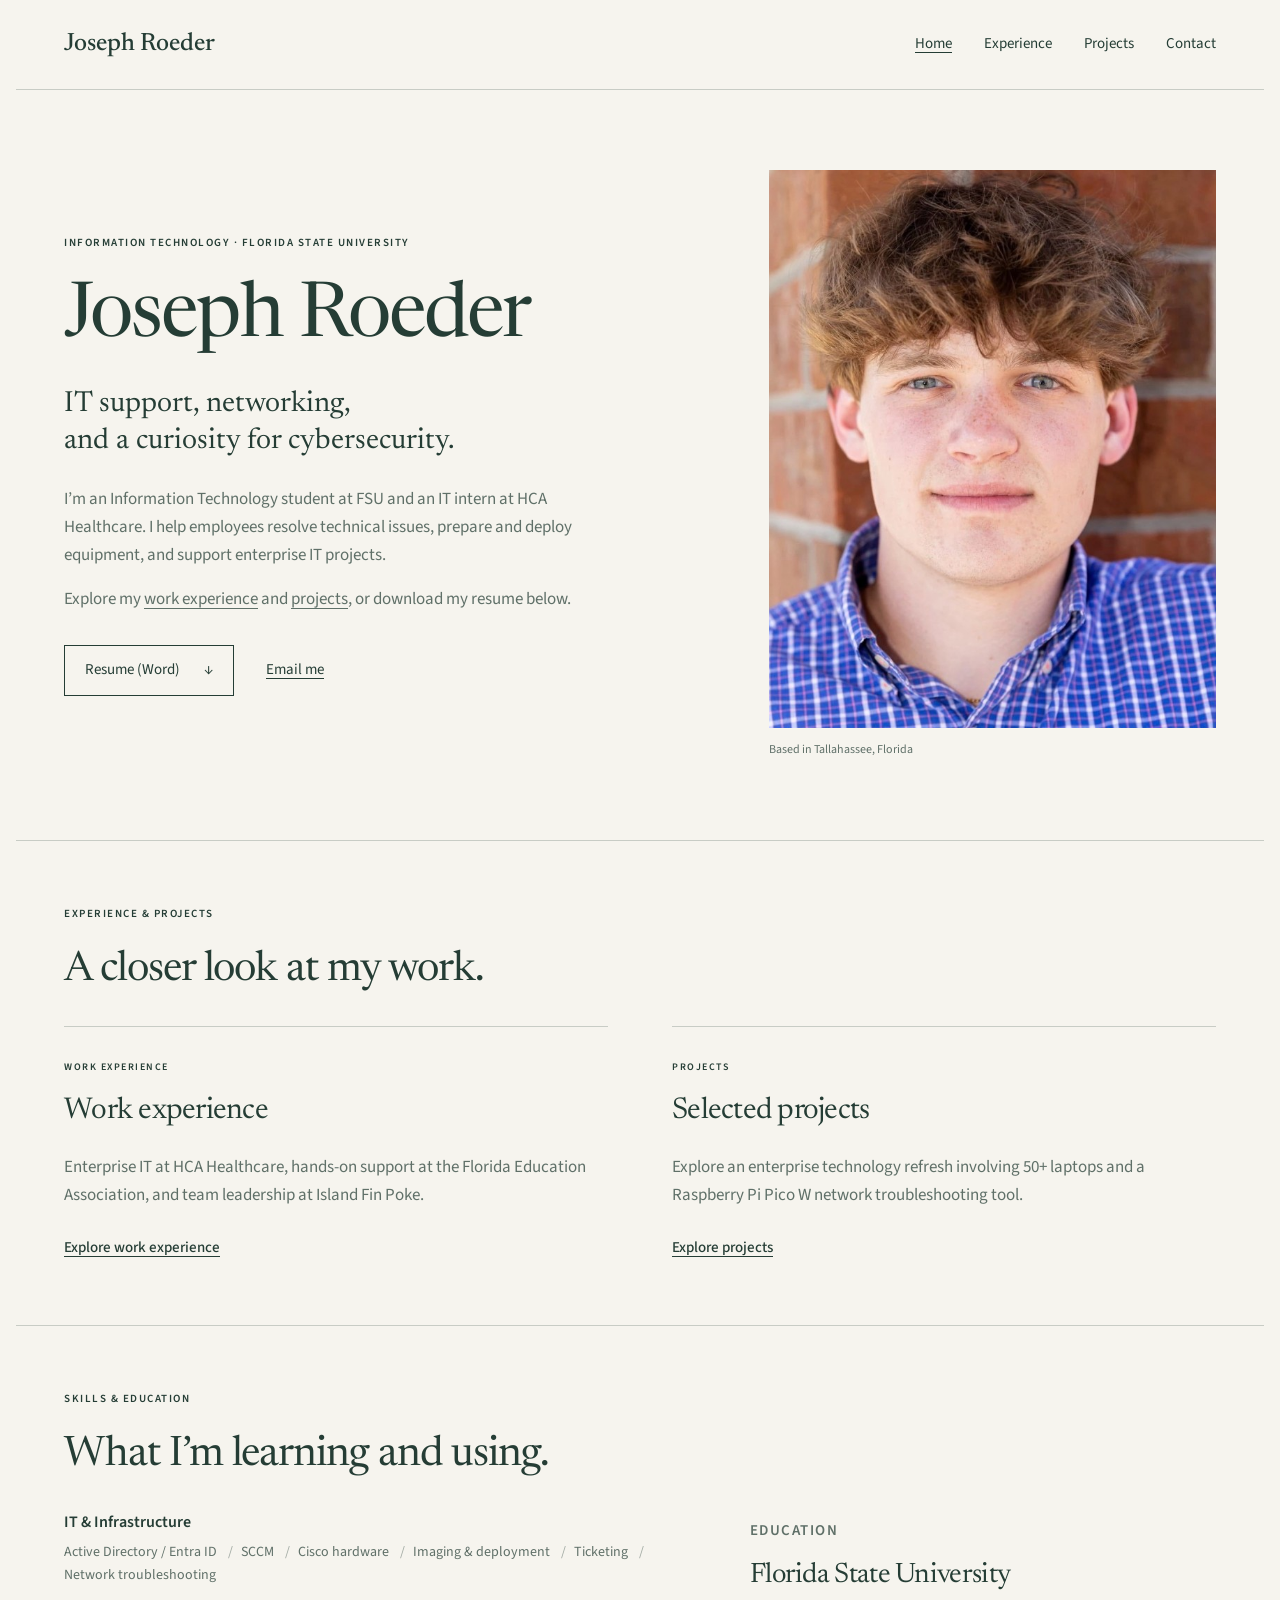
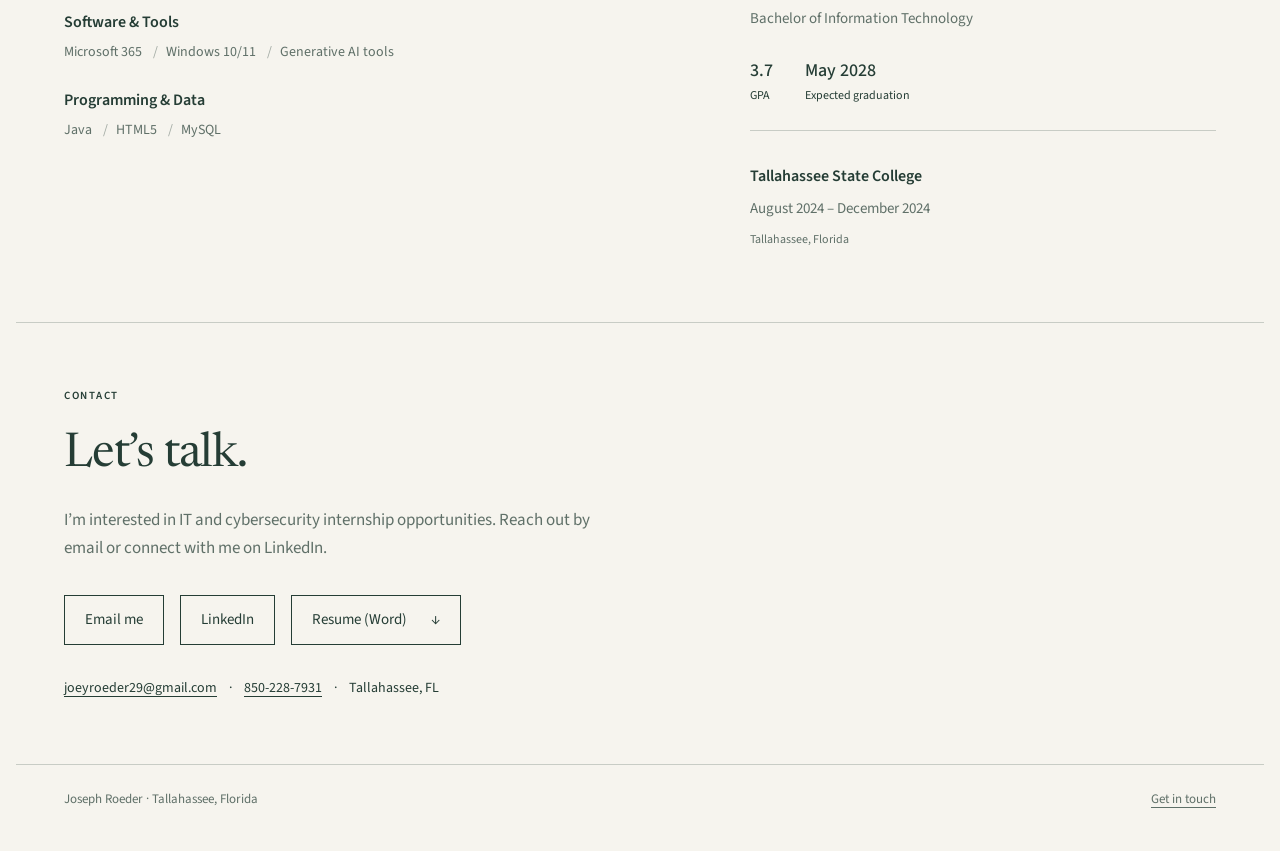
<file: index.html>
<!doctype html>
<html lang="en"><head><meta charset="utf-8"><meta name="viewport" content="width=device-width,initial-scale=1"><meta name="description" content="Joseph Roeder — Information Technology student at Florida State University. Explore technical support experience, a cybersecurity focus, and a growing project portfolio."><title>Joseph Roeder — IT Portfolio</title><link rel="stylesheet" href="style.css"><script src="script.js" defer></script></head>
<body><a class="skip" href="#main">Skip to content</a>
<header><a class="brand" href="index.html">Joseph Roeder</a><nav aria-label="Main navigation"><a href="index.html">Home</a><a href="work-experience.html">Experience</a><a href="projects.html">Projects</a><a class="nav-contact" href="index.html#contact">Contact</a></nav></header>
<main id="main"><section class="hero" id="home"><div class="hero-copy"><p class="eyebrow">INFORMATION TECHNOLOGY · FLORIDA STATE UNIVERSITY</p><h1>Joseph Roeder</h1><p class="hero-subtitle">IT support, networking,<br>and a curiosity for cybersecurity.</p><p class="intro">I’m an Information Technology student at FSU and an IT intern at HCA Healthcare. I help employees resolve technical issues, prepare and deploy equipment, and support enterprise IT projects.</p><p class="intro">Explore my <a href="work-experience.html">work experience</a> and <a href="projects.html">projects</a>, or download my resume below.</p><div class="actions"><a class="button" href="Joseph_Roeder_Resume.docx" download>Resume (Word) <span>↓</span></a><a class="text-link" href="mailto:joeyroeder29@gmail.com">Email me</a></div></div><figure class="portrait"><img src="assets/joseph-roeder-headshot.png" alt="Joseph Roeder" width="800" height="800" fetchpriority="high"><figcaption>Based in Tallahassee, Florida</figcaption></figure></section><section class="section career-preview" id="explore"><p class="eyebrow">EXPERIENCE &amp; PROJECTS</p><h2>A closer look at my work.</h2><div class="explore-grid"><a class="explore-card" href="work-experience.html"><span class="eyebrow">WORK EXPERIENCE</span><h3>Work experience</h3><p>Enterprise IT at HCA Healthcare, hands-on support at the Florida Education Association, and team leadership at Island Fin Poke.</p><strong>Explore work experience</strong></a><a class="explore-card" href="projects.html"><span class="eyebrow">PROJECTS</span><h3>Selected projects</h3><p>Explore an enterprise technology refresh involving 50+ laptops and a Raspberry Pi Pico W network troubleshooting tool.</p><strong>Explore projects</strong></a></div></section><section id="approach" class="section approach"><p class="eyebrow">SKILLS &amp; EDUCATION</p><h2>What I’m learning and using.</h2><div class="skills-education"><div class="skill-groups"><div><h3>IT &amp; Infrastructure</h3><div class="tags"><span>Active Directory / Entra ID</span><span>SCCM</span><span>Cisco hardware</span><span>Imaging &amp; deployment</span><span>Ticketing</span><span>Network troubleshooting</span></div></div><div><h3>Software &amp; Tools</h3><div class="tags"><span>Microsoft 365</span><span>Windows 10/11</span><span>Generative AI tools</span></div></div><div><h3>Programming &amp; Data</h3><div class="tags"><span>Java</span><span>HTML5</span><span>MySQL</span></div></div></div><div class="education"><p class="eyebrow">EDUCATION</p><h3>Florida State University</h3><p>Bachelor of Information Technology</p><div class="education-stats"><span><strong>3.7</strong> GPA</span><span><strong>May 2028</strong> Expected graduation</span></div><div class="previous-school"><h4>Tallahassee State College</h4><p>August 2024 – December 2024</p></div><p class="education-location">Tallahassee, Florida</p></div></div></section>
<section id="contact" class="contact"><p class="eyebrow">CONTACT</p><h2>Let’s talk.</h2><p>I’m interested in IT and cybersecurity internship opportunities. Reach out by email or connect with me on LinkedIn.</p><div class="contact-actions"><a class="button primary" href="mailto:joeyroeder29@gmail.com">Email me </a><a class="button secondary" href="https://www.linkedin.com/in/josephroeder" target="_blank" rel="noopener noreferrer">LinkedIn </a><a class="button secondary" href="Joseph_Roeder_Resume.docx" download>Resume (Word) <span>↓</span></a></div><div class="contact-details"><a href="mailto:joeyroeder29@gmail.com">joeyroeder29@gmail.com</a><span>·</span><a href="tel:+18502287931">850-228-7931</a><span>·</span><span>Tallahassee, FL</span></div></section></main><footer><span>Joseph Roeder · Tallahassee, Florida</span><a href="mailto:joeyroeder29@gmail.com">Get in touch</a></footer></body></html>
</file>
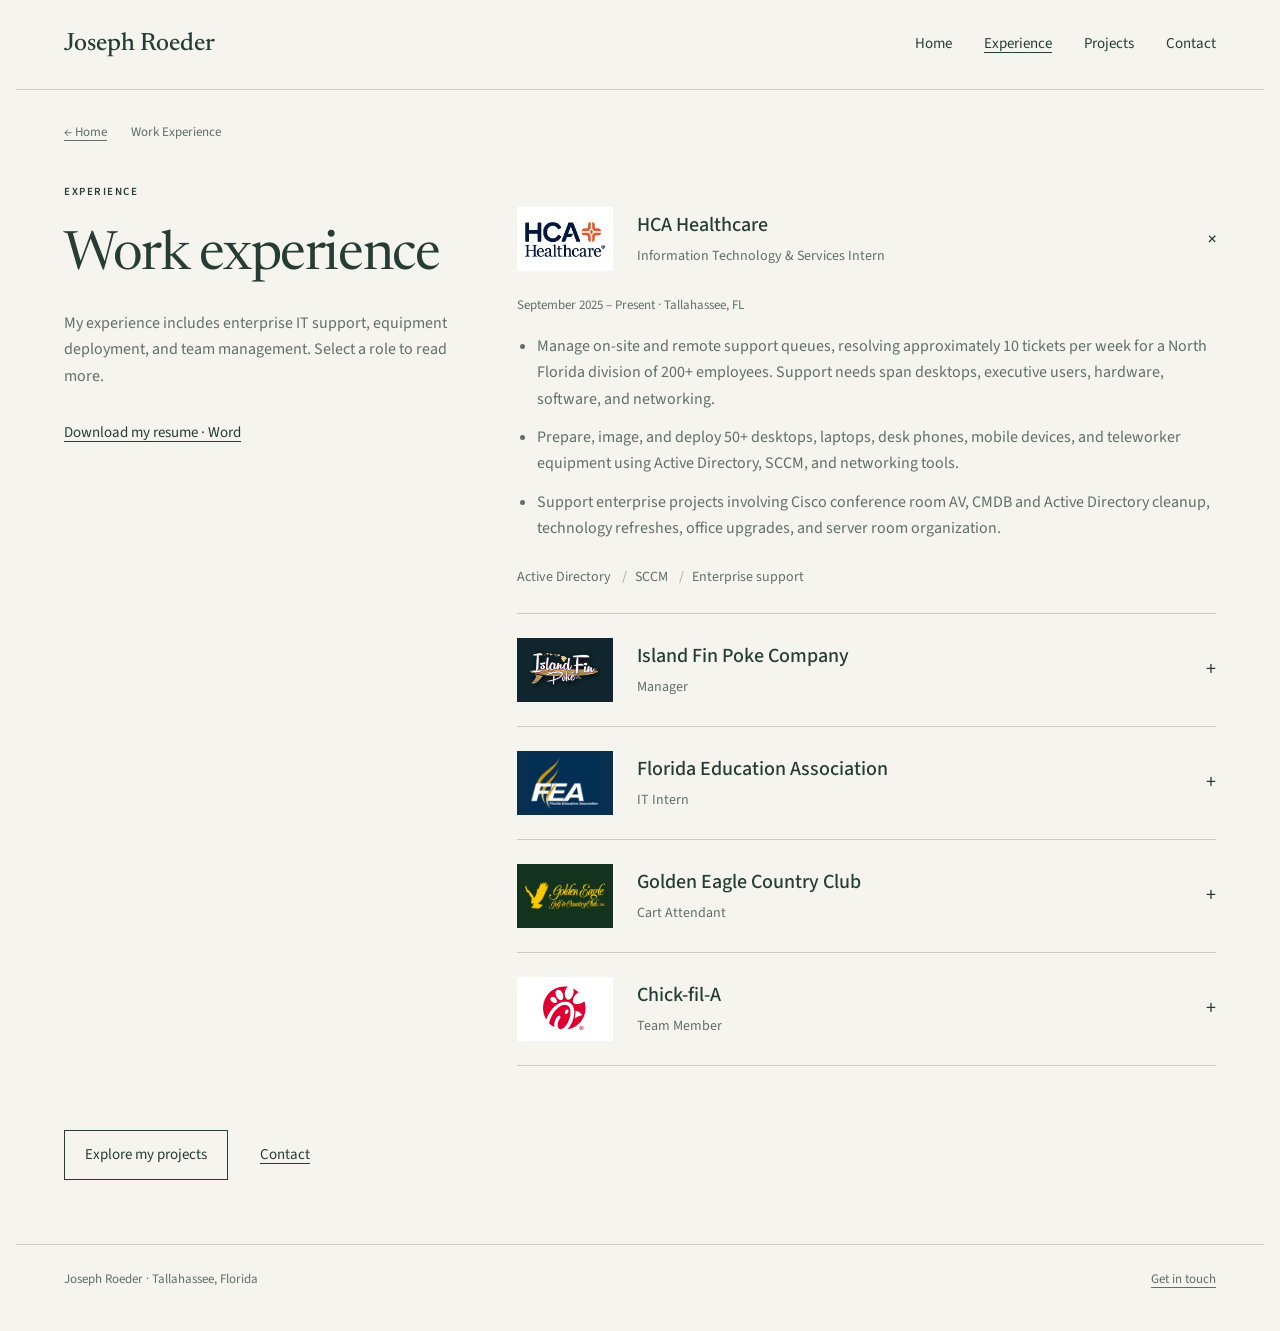
<file: work-experience.html>
<!doctype html>
<html lang="en"><head><meta charset="utf-8"><meta name="viewport" content="width=device-width,initial-scale=1"><meta name="description" content="Joseph Roeder — Information Technology student at Florida State University. Explore technical support experience, a cybersecurity focus, and a growing project portfolio."><title>Work Experience — Joseph Roeder</title><link rel="stylesheet" href="style.css"><script src="script.js" defer></script></head>
<body><a class="skip" href="#main">Skip to content</a>
<header><a class="brand" href="index.html" aria-label="Joseph Roeder home">Joseph Roeder</a><nav aria-label="Main navigation"><a href="index.html">Home</a><a href="work-experience.html">Experience</a><a href="projects.html">Projects</a><a class="nav-contact" href="index.html#contact">Contact</a></nav></header>
<main id="main"><div class="page-breadcrumb"><a href="index.html">← Home</a><span>Work Experience</span></div><section id="experience" class="section experience-page"><div class="section-heading"><p class="eyebrow">EXPERIENCE</p><h1 class="page-heading">Work experience</h1><p>My experience includes enterprise IT support, equipment deployment, and team management. Select a role to read more.</p><a class="text-link" href="Joseph_Roeder_Resume.docx" download>Download my resume · Word</a></div><div class="experience-list"><details open><summary><span class="company-logo logo-0"><img src="assets/hca.png" alt="" loading="lazy"></span><span>HCA Healthcare<small>Information Technology &amp; Services Intern</small></span><span class="plus">+</span></summary><div class="role-meta">September 2025 – Present · Tallahassee, FL</div><ul class="role-bullets"><li>Manage on-site and remote support queues, resolving approximately 10 tickets per week for a North Florida division of 200+ employees. Support needs span desktops, executive users, hardware, software, and networking.</li><li>Prepare, image, and deploy 50+ desktops, laptops, desk phones, mobile devices, and teleworker equipment using Active Directory, SCCM, and networking tools.</li><li>Support enterprise projects involving Cisco conference room AV, CMDB and Active Directory cleanup, technology refreshes, office upgrades, and server room organization.</li></ul><div class="tags"><span>Active Directory</span><span>SCCM</span><span>Enterprise support</span></div></details><details ><summary><span class="company-logo logo-1"><img src="assets/island-fin.webp" alt="" loading="lazy"></span><span>Island Fin Poke Company<small>Manager</small></span><span class="plus">+</span></summary><div class="role-meta">March 2023 – Present · Tallahassee, FL</div><ul class="role-bullets"><li>Lead daily restaurant operations, including customer service, inventory, scheduling, and operational efficiency.</li><li>Lead and train a team of 15 members, helping create a positive and productive workplace.</li><li>Apply detailed knowledge of menu items, allergens, and dietary accommodations to support safe service.</li></ul><div class="tags"><span>Team leadership</span><span>Training</span><span>Operations</span></div></details><details ><summary><span class="company-logo logo-2"><img src="assets/fea.png" alt="" loading="lazy"></span><span>Florida Education Association<small>IT Intern</small></span><span class="plus">+</span></summary><div class="role-meta">August 2023 – August 2024 · Tallahassee, FL</div><ul class="role-bullets"><li>Inventoried 100+ technology assets deployed across Florida, including laptops, network switches, and servers.</li><li>Supported laptop imaging, setup, peripherals, software configuration, end-user customization, and end-of-lease device wiping.</li><li>Shadowed network administrators configuring and supporting Cisco Meraki equipment.</li></ul><div class="tags"><span>Asset inventory</span><span>Device imaging</span><span>Cisco Meraki exposure</span></div></details><details ><summary><span class="company-logo logo-3"><img src="assets/golden-eagle.png" alt="" loading="lazy"></span><span>Golden Eagle Country Club<small>Cart Attendant</small></span><span class="plus">+</span></summary><div class="role-meta">April 2023 – December 2025 · Tallahassee, FL</div><ul class="role-bullets"><li>Assisted golfers with carts, equipment, and transportation logistics.</li><li>Prepared and maintained golf carts, driving range equipment, and guest areas to support organized daily operations.</li></ul><div class="tags"><span>Customer service</span><span>Teamwork</span></div></details><details ><summary><span class="company-logo logo-4"><img src="assets/chick-fil-a.svg" alt="" loading="lazy"></span><span>Chick-fil-A<small>Team Member</small></span><span class="plus">+</span></summary><div class="role-meta">March 2022 – March 2023 · Tallahassee, FL</div><ul class="role-bullets"><li>Delivered customer service in a fast-paced, high-volume restaurant.</li><li>Operated POS systems, processed transactions, supported accurate order fulfillment, and assisted with food delivery and front-of-house operations.</li></ul><div class="tags"><span>Customer service</span><span>POS systems</span></div></details></div></section>
<div class="page-next"><a class="button primary" href="projects.html">Explore my projects</a><a class="text-link" href="index.html#contact">Contact</a></div></main><footer><span>Joseph Roeder · Tallahassee, Florida</span><a href="mailto:joeyroeder29@gmail.com">Get in touch</a></footer></body></html>
</file>
<file: style.css>
@import url('https://fonts.googleapis.com/css2?family=Newsreader:opsz,wght@6..72,400;6..72,500&family=Source+Sans+3:wght@400;500;600&display=swap');
:root{--paper:#f6f4ee;--ink:#253d35;--rule:#253d3538;--muted:#253d35b8}*{box-sizing:border-box}html{scroll-padding-top:24px}body{margin:0;background:var(--paper);color:var(--ink);font:17px/1.65 'Source Sans 3',sans-serif}a{color:inherit;text-underline-offset:4px}button,summary{font:inherit}a:focus-visible,summary:focus-visible{outline:2px solid var(--ink);outline-offset:5px}img{max-width:100%}.skip{position:fixed;top:-100px;background:var(--ink);color:var(--paper);padding:8px 16px;z-index:50}.skip:focus{top:8px}header{max-width:1248px;margin:auto;padding:32px 48px;display:flex;align-items:center;justify-content:space-between;gap:32px;border-bottom:1px solid var(--rule)}.brand{font:500 25px 'Newsreader',Georgia,serif;text-decoration:none;white-space:nowrap}nav{display:flex;gap:32px;font-size:15px}nav a{text-decoration:none}nav a:hover,nav a[aria-current]{text-decoration:underline}main{max-width:1248px;margin:auto}.hero{display:grid;grid-template-columns:1.4fr 1fr;gap:80px;padding:80px 48px;align-items:center}.eyebrow{font-size:11px;font-weight:600;letter-spacing:1.5px;margin:0 0 24px}h1,h2,h3{font-family:'Newsreader',Georgia,serif;font-weight:400;line-height:1.12;letter-spacing:-.025em}h1{font-size:clamp(48px,6vw,76px);margin:24px 0}h2{font-size:42px;margin:16px 0 32px}h3{font-size:30px;margin:16px 0 24px}h4{font-size:16px;font-weight:600;margin:24px 0 8px}em{font-style:normal}.hero-subtitle{font:400 29px/1.3 'Newsreader',Georgia,serif;margin:0 0 24px}.intro{font-size:17px;max-width:535px;margin:16px 0;color:var(--muted)}.actions{display:flex;gap:32px;align-items:center;margin-top:32px}.button{display:inline-flex;align-items:center;justify-content:space-between;gap:24px;border:1px solid var(--ink);padding:12px 20px;text-decoration:none;font-size:15px}.button:hover{background:var(--ink);color:var(--paper)}.text-link{font-size:15px}.portrait{margin:0}.portrait img{display:block;width:100%;aspect-ratio:4/5;object-fit:cover;object-position:50% 45%}.portrait figcaption{font-size:12px;margin-top:12px;color:var(--muted)}.section{padding:64px 48px;border-top:1px solid var(--rule)}.explore-grid{display:grid;grid-template-columns:1fr 1fr;gap:64px}.explore-card{text-decoration:none;display:block;padding-top:24px;border-top:1px solid var(--rule)}.explore-card p{color:var(--muted);margin-bottom:24px}.explore-card strong{font-size:15px;font-weight:500;text-decoration:underline;text-underline-offset:4px}.explore-card .eyebrow{margin:0;font-size:10px}.skills-education{display:grid;grid-template-columns:1.3fr 1fr;gap:80px}.skill-groups>div+div{margin-top:24px}.skill-groups h3{font:600 16px 'Source Sans 3',sans-serif;letter-spacing:0;margin:0 0 8px}.tags{display:flex;flex-wrap:wrap;gap:0;font-size:14px;color:var(--muted)}.tags span:not(:last-child):after{content:' / ';padding:0 8px;opacity:.55}.education h3{font-size:28px;margin:16px 0}.education p{margin:8px 0;color:var(--muted);font-size:15px}.education-stats{display:flex;gap:32px;margin:24px 0}.education-stats span{font-size:12px}.education-stats strong{display:block;font-size:18px;font-weight:500}.previous-school{border-top:1px solid var(--rule);padding-top:8px}.education-location{font-size:12px!important}.contact{border-top:1px solid var(--rule);padding:64px 48px}.contact>p:not(.eyebrow){max-width:560px;color:var(--muted)}.contact-actions{display:flex;gap:16px;flex-wrap:wrap;margin:32px 0}.contact-details{display:flex;gap:12px;flex-wrap:wrap;font-size:14px}.contact h2{font-size:48px;margin-bottom:24px}footer{max-width:1248px;margin:auto;border-top:1px solid var(--rule);padding:24px 48px 40px;display:flex;justify-content:space-between;font-size:13px;color:var(--muted)}.page-breadcrumb{padding:32px 48px 0;display:flex;gap:24px;font-size:13px;color:var(--muted)}.page-heading{font-size:54px;margin:16px 0 24px}.experience-page{border:0;display:grid;grid-template-columns:1fr 1.8fr;gap:64px;padding-top:40px}.section-heading>p:not(.eyebrow){color:var(--muted);font-size:16px}.section-heading .text-link{display:inline-block;margin-top:16px}details{border-bottom:1px solid var(--rule);padding:24px 0}summary{display:flex;align-items:center;gap:24px;cursor:pointer;list-style:none;font-size:20px;font-weight:500;line-height:1.35}summary::-webkit-details-marker{display:none}summary small{display:block;font-size:14px;font-weight:400;color:var(--muted);margin-top:8px}.plus{margin-left:auto;font-weight:400;flex-shrink:0}details[open] .plus{transform:rotate(45deg)}.company-logo{width:96px;height:64px;flex-shrink:0;display:flex;align-items:center;justify-content:center;padding:8px;background:white}.company-logo img{width:100%;height:100%;object-fit:contain}.logo-1{background:#10252d}.logo-2{background:#082f50;padding:4px}.logo-3{background:#13331f}.logo-4 img{max-width:44px}.role-meta{font-size:13px;margin:24px 0 16px;color:var(--muted)}.role-bullets{padding-left:20px;font-size:16px;color:var(--muted);margin:16px 0 24px}.role-bullets li+li{margin-top:12px}.page-next{display:flex;gap:32px;align-items:center;padding:0 48px 64px}.projects-page{border:0;padding-top:40px}.work-heading{max-width:640px;margin-bottom:48px}.work-heading>p{color:var(--muted)}.project-grid{display:block}.case-study{border-top:1px solid var(--rule);padding:40px 0}.case-body{display:grid;grid-template-columns:1fr 1.5fr;column-gap:80px}.case-body>.eyebrow{grid-column:1;margin-bottom:16px}.case-body>h3{grid-column:1;grid-row:2;font-size:36px;max-width:350px}.case-body>p:not(.eyebrow){grid-column:2;grid-row:1/3;margin-top:0;color:var(--muted)}.case-body>details{grid-column:2;border:0;padding:0 0 24px}.case-body>details summary{font-size:15px;text-decoration:underline;text-underline-offset:4px}.case-body>.tags{grid-column:2}.case-detail p{color:var(--muted);font-size:16px;margin:8px 0}.case-detail h4{margin-top:24px}
@media(max-width:900px){header{padding:24px 32px;gap:24px}nav{gap:20px;font-size:14px}.hero{gap:40px;padding:56px 32px}.section,.contact{padding:48px 32px}.skills-education{gap:40px}.experience-page{grid-template-columns:1fr;gap:24px}.section-heading{max-width:560px}.case-body{column-gap:40px}.page-breadcrumb{padding-left:32px}.page-next,footer{padding-left:32px;padding-right:32px}}
@media(max-width:600px){header{align-items:start;padding:24px;flex-direction:column;gap:16px}nav{gap:24px;font-size:14px}.brand{font-size:25px}.hero{padding:40px 24px;grid-template-columns:1fr;gap:32px}.hero h1{font-size:52px}.hero-subtitle{font-size:27px}.hero .eyebrow{font-size:9px}.portrait{max-width:320px}.portrait img{aspect-ratio:1}.section,.contact{padding:40px 24px}h2{font-size:34px}.explore-grid,.skills-education{grid-template-columns:1fr;gap:32px}.actions{gap:24px}.button{font-size:14px;padding:12px 16px}.page-breadcrumb{padding:24px 24px 0}.page-heading{font-size:44px}.company-logo{width:80px;height:56px}summary{font-size:18px;gap:16px}.role-bullets{font-size:15px}.case-body{display:block}.case-body>h3{font-size:32px}.case-body>p:not(.eyebrow){margin-top:16px}.case-body>details{padding-top:8px}.case-study{padding:32px 0}.page-next{padding:0 24px 40px;flex-wrap:wrap;gap:24px}.contact-details{gap:8px;font-size:13px}footer{padding:24px;gap:16px;flex-wrap:wrap}}
.portrait img{height:auto}
@media(min-width:601px) and (max-width:760px){.hero{grid-template-columns:1fr;gap:32px}.portrait{max-width:320px}.portrait img{aspect-ratio:1}}
</file>
